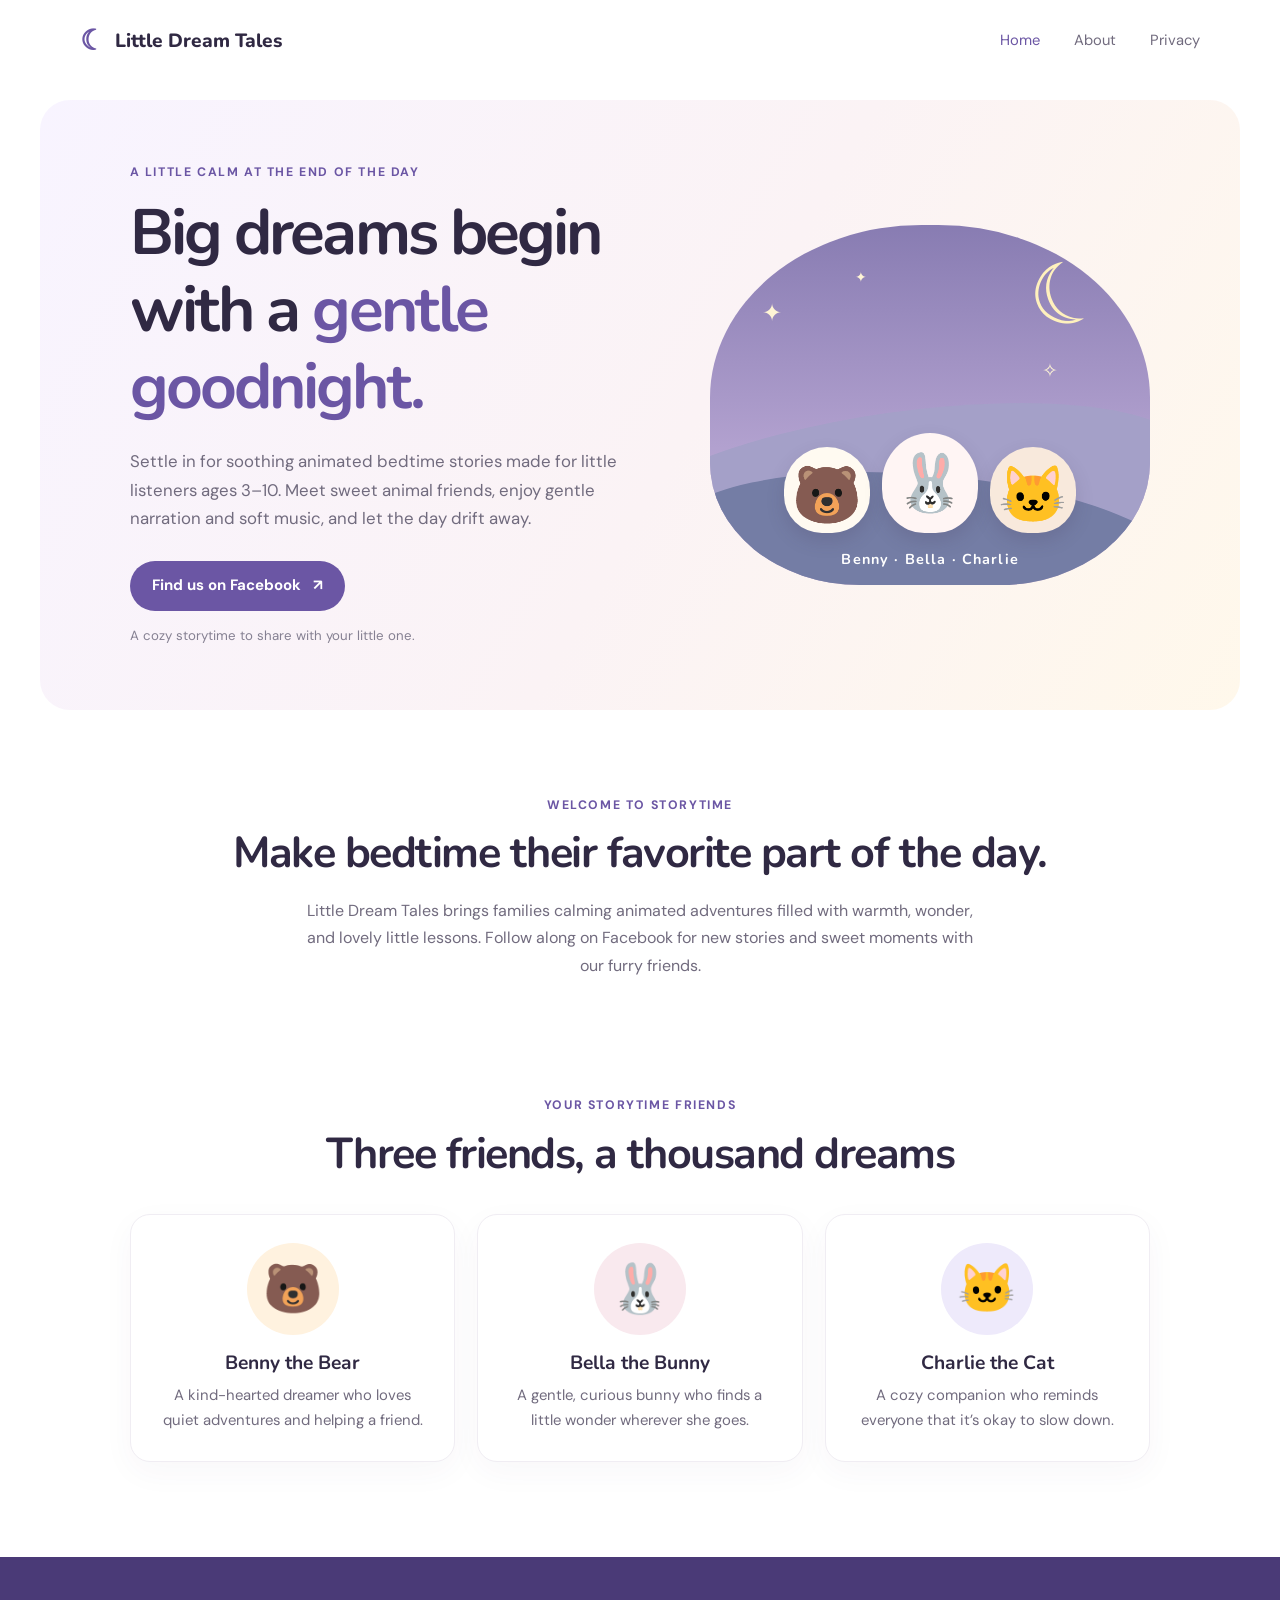
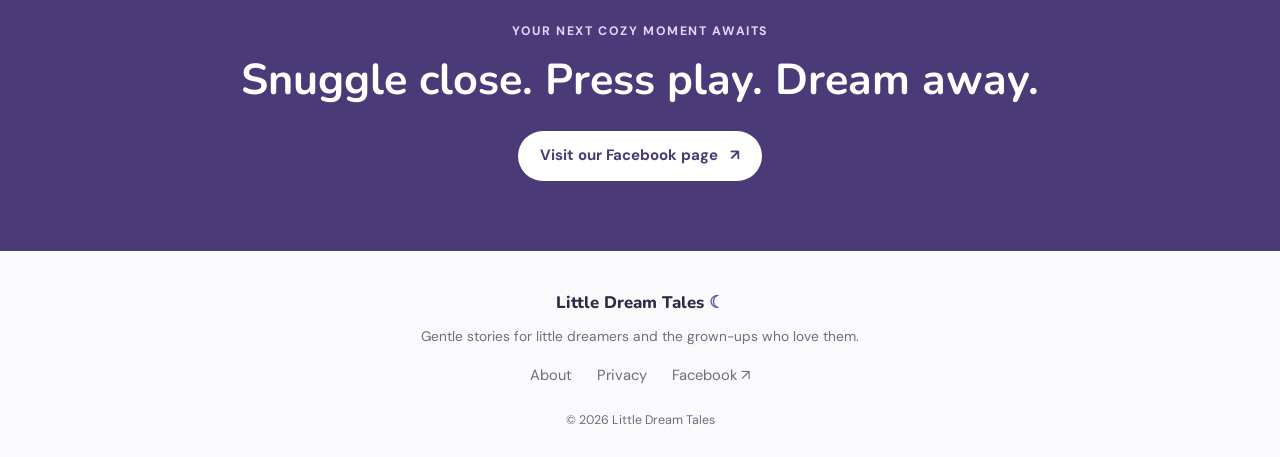
<file: index.html>
<!doctype html>
<html lang="en">
  <head>
    <meta charset="utf-8">
    <meta name="viewport" content="width=device-width, initial-scale=1">
    <meta name="theme-color" content="#f8f4ff">
    <meta name="description" content="Gentle bedtime stories for children ages 3–10, with calming animated tales, friendly animal characters, soft music, and gentle narration.">
    <title>Little Dream Tales — Gentle Bedtime Stories</title>
    <link rel="stylesheet" href="styles.css">
  </head>
  <body>
    <header class="site-header">
      <a class="brand" href="index.html" aria-label="Little Dream Tales home">
        <span class="brand-mark" aria-hidden="true">☾</span>
        <span>Little Dream Tales</span>
      </a>
      <nav class="site-nav" aria-label="Main navigation">
        <a href="index.html" aria-current="page">Home</a>
        <a href="about.html">About</a>
        <a href="privacy.html">Privacy</a>
      </nav>
    </header>

    <main>
      <section class="hero">
        <div class="hero-content">
          <p class="eyebrow">A little calm at the end of the day</p>
          <h1>Big dreams begin with a <span>gentle goodnight.</span></h1>
          <p class="hero-copy">Settle in for soothing animated bedtime stories made for little listeners ages 3–10. Meet sweet animal friends, enjoy gentle narration and soft music, and let the day drift away.</p>
          <a class="button" href="https://www.facebook.com/littledreamtales27" target="_blank" rel="noopener noreferrer">Find us on Facebook <span aria-hidden="true">↗</span></a>
          <p class="small-note">A cozy storytime to share with your little one.</p>
        </div>
        <div class="dream-scene" role="img" aria-label="A sleepy bear, bunny, and cat beneath a crescent moon">
          <span class="moon" aria-hidden="true">☾</span>
          <span class="star star-one" aria-hidden="true">✦</span>
          <span class="star star-two" aria-hidden="true">✧</span>
          <span class="star star-three" aria-hidden="true">✦</span>
          <div class="hill hill-back"></div>
          <div class="hill hill-front"></div>
          <div class="friends" aria-hidden="true">
            <span class="friend bear">🐻</span>
            <span class="friend bunny">🐰</span>
            <span class="friend cat">🐱</span>
          </div>
          <p class="scene-caption">Benny · Bella · Charlie</p>
        </div>
      </section>

      <section class="welcome section-wrap">
        <p class="eyebrow">Welcome to storytime</p>
        <h2>Make bedtime their favorite part of the day.</h2>
        <p>Little Dream Tales brings families calming animated adventures filled with warmth, wonder, and lovely little lessons. Follow along on Facebook for new stories and sweet moments with our furry friends.</p>
      </section>

      <section class="characters section-wrap" aria-labelledby="characters-title">
        <div class="section-heading">
          <p class="eyebrow">Your storytime friends</p>
          <h2 id="characters-title">Three friends, a thousand dreams</h2>
        </div>
        <div class="character-grid">
          <article class="character-card">
            <div class="character-icon bear-bg" aria-hidden="true">🐻</div>
            <h3>Benny the Bear</h3>
            <p>A kind-hearted dreamer who loves quiet adventures and helping a friend.</p>
          </article>
          <article class="character-card">
            <div class="character-icon bunny-bg" aria-hidden="true">🐰</div>
            <h3>Bella the Bunny</h3>
            <p>A gentle, curious bunny who finds a little wonder wherever she goes.</p>
          </article>
          <article class="character-card">
            <div class="character-icon cat-bg" aria-hidden="true">🐱</div>
            <h3>Charlie the Cat</h3>
            <p>A cozy companion who reminds everyone that it’s okay to slow down.</p>
          </article>
        </div>
      </section>

      <section class="closing">
        <p class="eyebrow">Your next cozy moment awaits</p>
        <h2>Snuggle close. Press play. Dream away.</h2>
        <a class="button button-light" href="https://www.facebook.com/littledreamtales27" target="_blank" rel="noopener noreferrer">Visit our Facebook page <span aria-hidden="true">↗</span></a>
      </section>
    </main>

    <footer class="site-footer">
      <a class="footer-brand" href="index.html">Little Dream Tales <span aria-hidden="true">☾</span></a>
      <p>Gentle stories for little dreamers and the grown-ups who love them.</p>
      <nav aria-label="Footer navigation">
        <a href="about.html">About</a>
        <a href="privacy.html">Privacy</a>
        <a href="https://www.facebook.com/littledreamtales27" target="_blank" rel="noopener noreferrer">Facebook ↗</a>
      </nav>
      <p class="copyright">© 2026 Little Dream Tales</p>
    </footer>
  </body>
</html>
</file>
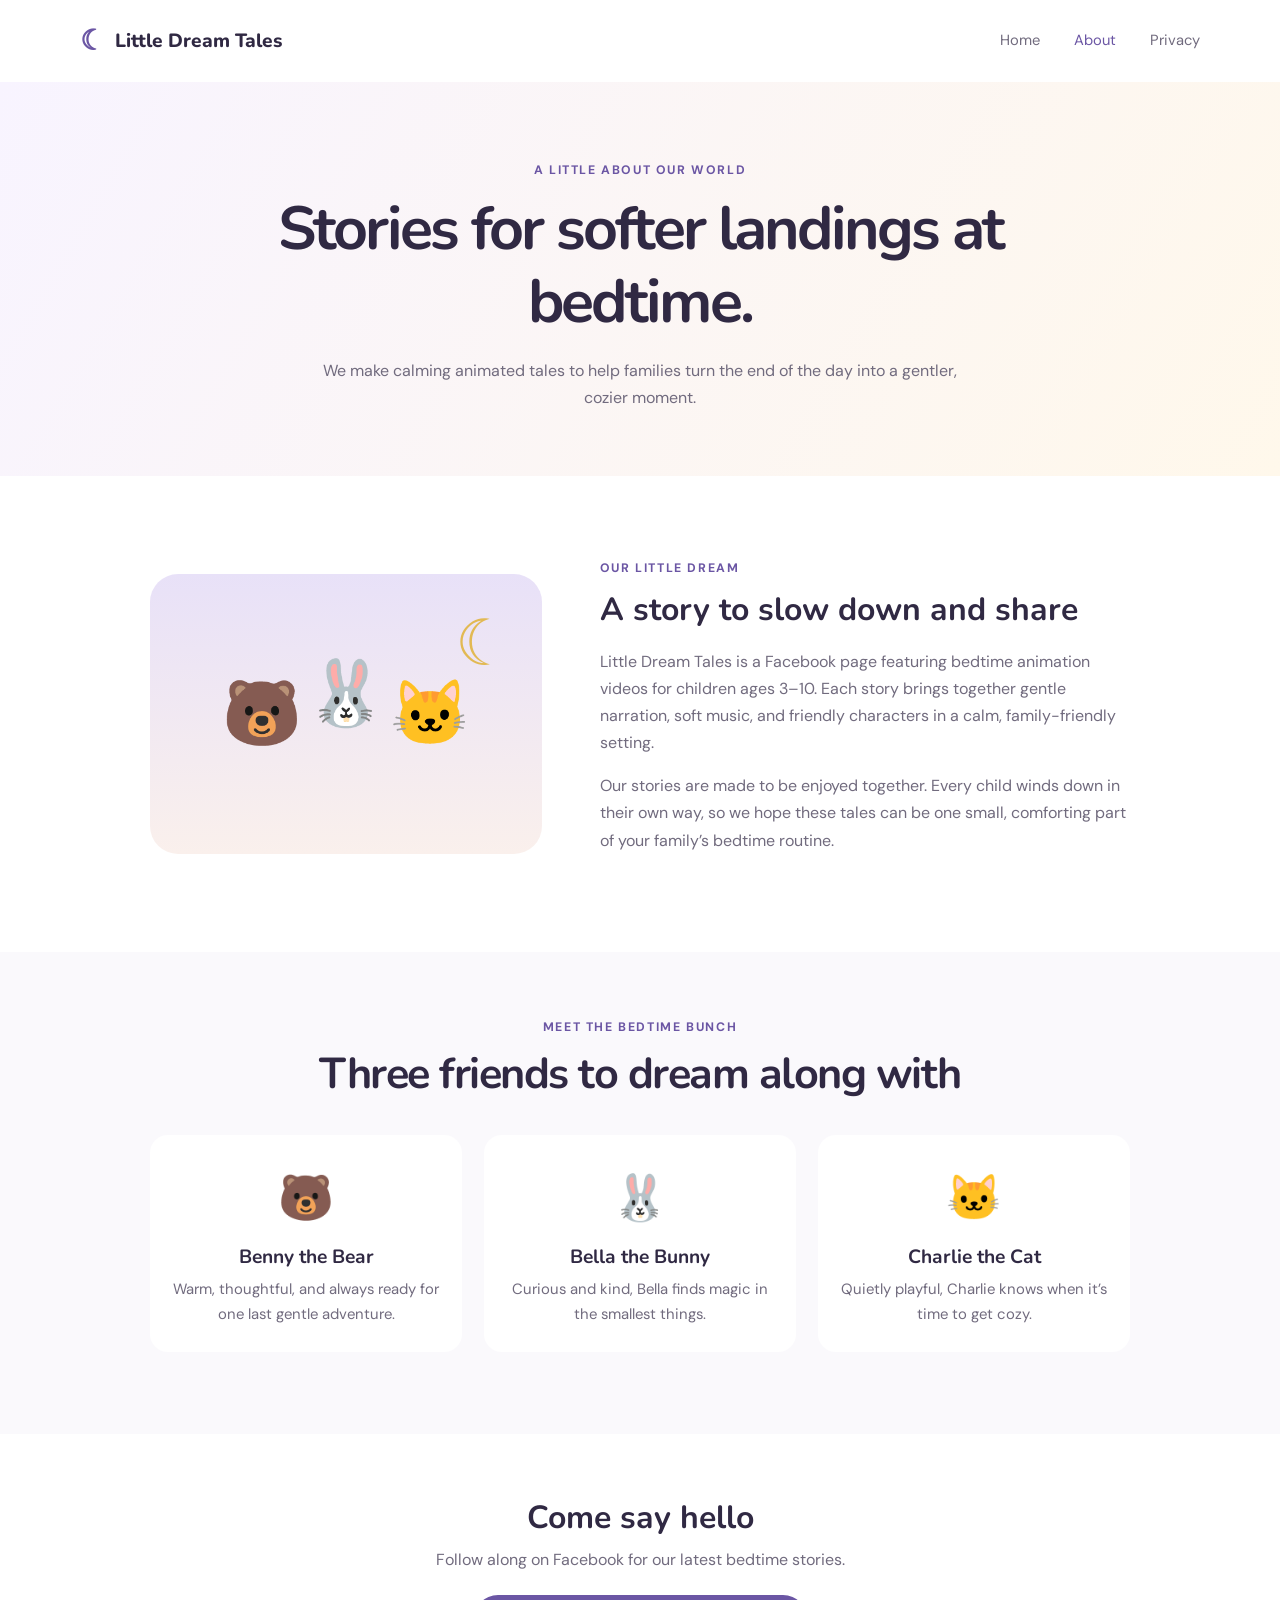
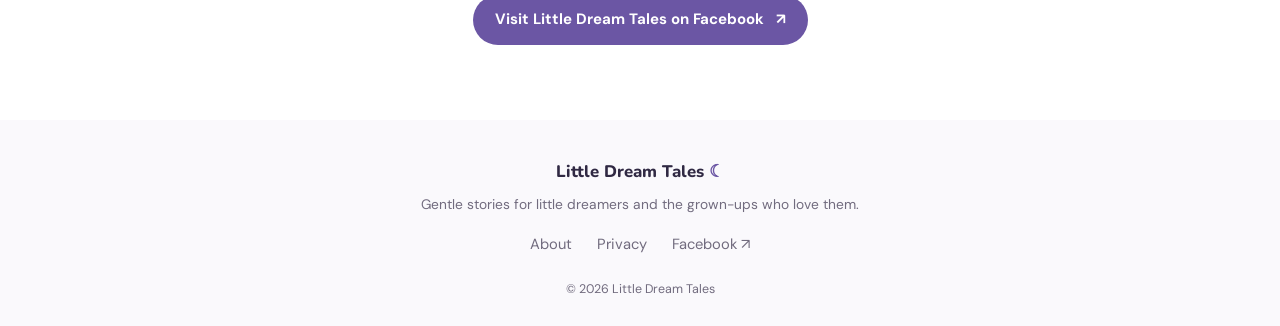
<file: about.html>
<!doctype html>
<html lang="en">
  <head>
    <meta charset="utf-8">
    <meta name="viewport" content="width=device-width, initial-scale=1">
    <meta name="theme-color" content="#f8f4ff">
    <meta name="description" content="Learn about Little Dream Tales and our gentle animated bedtime stories for children ages 3–10.">
    <title>About — Little Dream Tales</title>
    <link rel="stylesheet" href="styles.css">
  </head>
  <body>
    <header class="site-header">
      <a class="brand" href="index.html" aria-label="Little Dream Tales home">
        <span class="brand-mark" aria-hidden="true">☾</span>
        <span>Little Dream Tales</span>
      </a>
      <nav class="site-nav" aria-label="Main navigation">
        <a href="index.html">Home</a>
        <a href="about.html" aria-current="page">About</a>
        <a href="privacy.html">Privacy</a>
      </nav>
    </header>

    <main class="inner-page">
      <section class="page-intro">
        <p class="eyebrow">A little about our world</p>
        <h1>Stories for softer landings at bedtime.</h1>
        <p>We make calming animated tales to help families turn the end of the day into a gentler, cozier moment.</p>
      </section>

      <section class="story-section">
        <div class="story-illustration" aria-hidden="true">
          <span>🐻</span><span>🐰</span><span>🐱</span>
          <i>☾</i>
        </div>
        <div>
          <p class="eyebrow">Our little dream</p>
          <h2>A story to slow down and share</h2>
          <p>Little Dream Tales is a Facebook page featuring bedtime animation videos for children ages 3–10. Each story brings together gentle narration, soft music, and friendly characters in a calm, family-friendly setting.</p>
          <p>Our stories are made to be enjoyed together. Every child winds down in their own way, so we hope these tales can be one small, comforting part of your family’s bedtime routine.</p>
        </div>
      </section>

      <section class="values">
        <p class="eyebrow">Meet the bedtime bunch</p>
        <h2>Three friends to dream along with</h2>
        <div class="value-grid">
          <article><span aria-hidden="true">🐻</span><h3>Benny the Bear</h3><p>Warm, thoughtful, and always ready for one last gentle adventure.</p></article>
          <article><span aria-hidden="true">🐰</span><h3>Bella the Bunny</h3><p>Curious and kind, Bella finds magic in the smallest things.</p></article>
          <article><span aria-hidden="true">🐱</span><h3>Charlie the Cat</h3><p>Quietly playful, Charlie knows when it’s time to get cozy.</p></article>
        </div>
      </section>

      <section class="about-follow">
        <h2>Come say hello</h2>
        <p>Follow along on Facebook for our latest bedtime stories.</p>
        <a class="button" href="https://www.facebook.com/littledreamtales27" target="_blank" rel="noopener noreferrer">Visit Little Dream Tales on Facebook <span aria-hidden="true">↗</span></a>
      </section>
    </main>

    <footer class="site-footer">
      <a class="footer-brand" href="index.html">Little Dream Tales <span aria-hidden="true">☾</span></a>
      <p>Gentle stories for little dreamers and the grown-ups who love them.</p>
      <nav aria-label="Footer navigation">
        <a href="about.html">About</a>
        <a href="privacy.html">Privacy</a>
        <a href="https://www.facebook.com/littledreamtales27" target="_blank" rel="noopener noreferrer">Facebook ↗</a>
      </nav>
      <p class="copyright">© 2026 Little Dream Tales</p>
    </footer>
  </body>
</html>
</file>
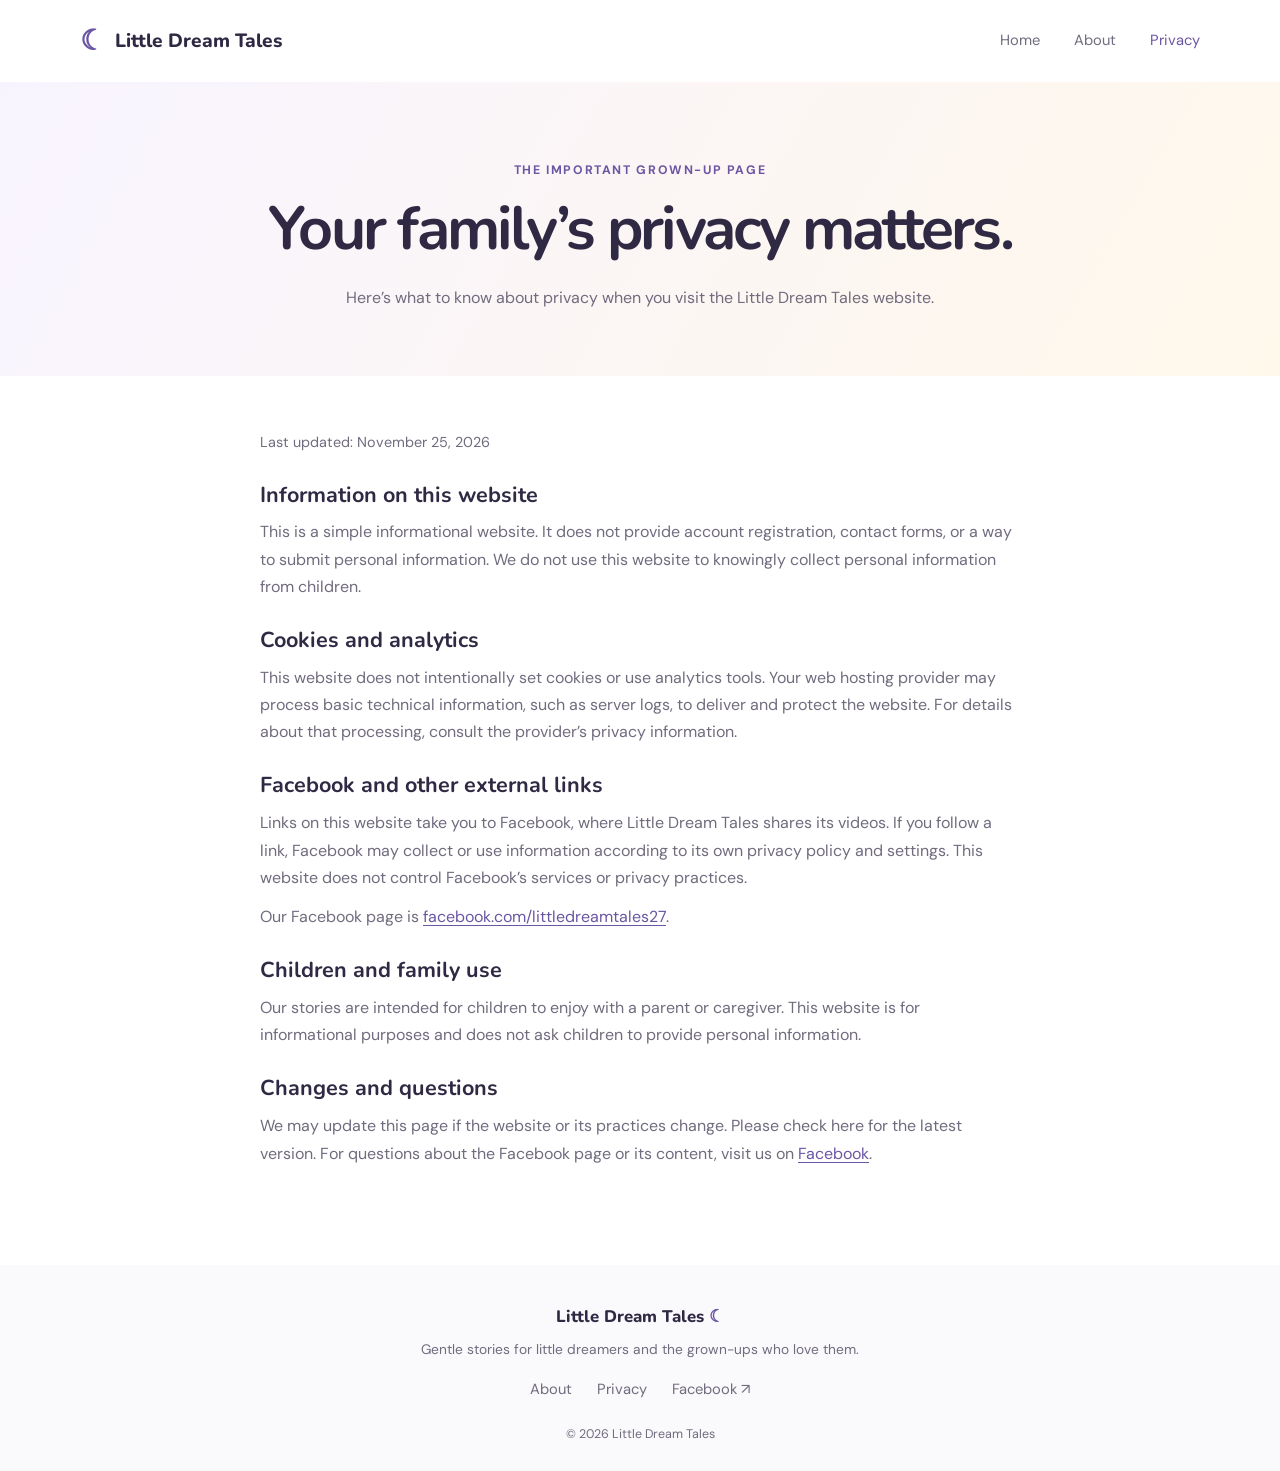
<file: privacy.html>
<!doctype html>
<html lang="en">
  <head>
    <meta charset="utf-8">
    <meta name="viewport" content="width=device-width, initial-scale=1">
    <meta name="theme-color" content="#f8f4ff">
    <meta name="description" content="Read the Little Dream Tales website privacy information.">
    <title>Privacy — Little Dream Tales</title>
    <link rel="stylesheet" href="styles.css">
  </head>
  <body>
    <header class="site-header">
      <a class="brand" href="index.html" aria-label="Little Dream Tales home">
        <span class="brand-mark" aria-hidden="true">☾</span>
        <span>Little Dream Tales</span>
      </a>
      <nav class="site-nav" aria-label="Main navigation">
        <a href="index.html">Home</a>
        <a href="about.html">About</a>
        <a href="privacy.html" aria-current="page">Privacy</a>
      </nav>
    </header>

    <main class="inner-page">
      <section class="page-intro">
        <p class="eyebrow">The important grown-up page</p>
        <h1>Your family’s privacy matters.</h1>
        <p>Here’s what to know about privacy when you visit the Little Dream Tales website.</p>
      </section>

      <article class="policy">
        <p class="policy-date">Last updated: November 25, 2026</p>
        <section>
          <h2>Information on this website</h2>
          <p>This is a simple informational website. It does not provide account registration, contact forms, or a way to submit personal information. We do not use this website to knowingly collect personal information from children.</p>
        </section>
        <section>
          <h2>Cookies and analytics</h2>
          <p>This website does not intentionally set cookies or use analytics tools. Your web hosting provider may process basic technical information, such as server logs, to deliver and protect the website. For details about that processing, consult the provider’s privacy information.</p>
        </section>
        <section>
          <h2>Facebook and other external links</h2>
          <p>Links on this website take you to Facebook, where Little Dream Tales shares its videos. If you follow a link, Facebook may collect or use information according to its own privacy policy and settings. This website does not control Facebook’s services or privacy practices.</p>
          <p>Our Facebook page is <a href="https://www.facebook.com/littledreamtales27" target="_blank" rel="noopener noreferrer">facebook.com/littledreamtales27</a>.</p>
        </section>
        <section>
          <h2>Children and family use</h2>
          <p>Our stories are intended for children to enjoy with a parent or caregiver. This website is for informational purposes and does not ask children to provide personal information.</p>
        </section>
        <section>
          <h2>Changes and questions</h2>
          <p>We may update this page if the website or its practices change. Please check here for the latest version. For questions about the Facebook page or its content, visit us on <a href="https://www.facebook.com/littledreamtales27" target="_blank" rel="noopener noreferrer">Facebook</a>.</p>
        </section>
      </article>
    </main>

    <footer class="site-footer">
      <a class="footer-brand" href="index.html">Little Dream Tales <span aria-hidden="true">☾</span></a>
      <p>Gentle stories for little dreamers and the grown-ups who love them.</p>
      <nav aria-label="Footer navigation">
        <a href="about.html">About</a>
        <a href="privacy.html">Privacy</a>
        <a href="https://www.facebook.com/littledreamtales27" target="_blank" rel="noopener noreferrer">Facebook ↗</a>
      </nav>
      <p class="copyright">© 2026 Little Dream Tales</p>
    </footer>
  </body>
</html>
</file>
<file: styles.css>
@import url("https://fonts.googleapis.com/css2?family=DM+Sans:wght@400;500;600;700&family=Nunito:wght@500;600;700;800&display=swap");

:root {
  color-scheme: light;
  --ink: #302943;
  --muted: #716b7e;
  --purple: #6b56a4;
  --purple-dark: #4a3a77;
  --lavender: #f2edfc;
  --cream: #fffaf1;
  --pink: #f9e9eb;
  --white: #fff;
  --heading: "Nunito", "Trebuchet MS", sans-serif;
  --body: "DM Sans", "Segoe UI", sans-serif;
}

* { box-sizing: border-box; }

html { scroll-behavior: smooth; }

body {
  margin: 0;
  color: var(--ink);
  background: #fff;
  font-family: var(--body);
  font-size: 16px;
  line-height: 1.7;
  -webkit-font-smoothing: antialiased;
}

a { color: var(--purple); }
a:focus-visible { outline: 3px solid #d59ab0; outline-offset: 4px; }

.site-header {
  width: min(1120px, calc(100% - 48px));
  min-height: 82px;
  margin: 0 auto;
  display: flex;
  justify-content: space-between;
  align-items: center;
  gap: 24px;
}

.brand, .footer-brand {
  color: var(--ink);
  font-family: var(--heading);
  font-size: 1.2rem;
  font-weight: 800;
  text-decoration: none;
}

.brand { display: inline-flex; align-items: center; gap: 10px; }
.brand-mark { color: var(--purple); font-size: 1.75rem; line-height: 1; }
.site-nav { display: flex; align-items: center; gap: 34px; }
.site-nav a, .site-footer nav a { color: var(--muted); font-size: .92rem; text-decoration: none; }
.site-nav a:hover, .site-nav a[aria-current="page"], .site-footer nav a:hover { color: var(--purple); }

.hero {
  width: min(1200px, calc(100% - 48px));
  min-height: 540px;
  margin: 18px auto 0;
  padding: 62px 7%;
  display: grid;
  grid-template-columns: 1.1fr .9fr;
  align-items: center;
  gap: 42px;
  overflow: hidden;
  border-radius: 30px;
  background: linear-gradient(120deg, #f8f4ff 0%, #fbf3f5 54%, #fff8eb 100%);
}

.hero-content { max-width: 550px; }
.eyebrow { margin: 0 0 12px; color: var(--purple); font-size: .77rem; font-weight: 700; letter-spacing: .13em; text-transform: uppercase; }
h1, h2, h3 { font-family: var(--heading); line-height: 1.2; }
.hero h1, .page-intro h1 { margin: 0; font-size: clamp(2.6rem, 5vw, 4.25rem); letter-spacing: -.045em; }
.hero h1 span { color: var(--purple); }
.hero-copy { max-width: 490px; margin: 22px 0 28px; color: var(--muted); font-size: 1.05rem; }
.button {
  display: inline-flex;
  min-height: 50px;
  padding: 12px 22px;
  justify-content: center;
  align-items: center;
  gap: 12px;
  border-radius: 999px;
  background: var(--purple);
  color: var(--white);
  font-size: .94rem;
  font-weight: 700;
  text-decoration: none;
  transition: background .2s ease, transform .2s ease;
}
.button:hover { background: var(--purple-dark); transform: translateY(-2px); }
.small-note { margin: 14px 0 0; color: #858092; font-size: .83rem; }

.dream-scene {
  position: relative;
  height: 360px;
  overflow: hidden;
  border-radius: 48% 48% 34% 34%;
  background: linear-gradient(180deg, #887cb2 0%, #b2a1cf 62%, #d6bad2 100%);
}
.moon { position: absolute; top: 28px; right: 45px; color: #fff1bd; font-size: 5.3rem; line-height: 1; transform: rotate(-20deg); }
.star { position: absolute; color: #fff5d5; }
.star-one { top: 68px; left: 52px; font-size: 1.5rem; }
.star-two { top: 130px; right: 92px; font-size: 1.2rem; }
.star-three { top: 40px; left: 145px; font-size: .9rem; }
.hill { position: absolute; right: -40px; bottom: -50px; left: -40px; height: 160px; border-radius: 50% 50% 0 0; }
.hill-back { bottom: 13px; left: -100px; background: #a4a0c8; transform: rotate(-8deg); }
.hill-front { background: #747da5; transform: rotate(5deg); }
.friends { position: absolute; z-index: 1; right: 0; bottom: 52px; left: 0; display: flex; justify-content: center; align-items: flex-end; gap: 12px; }
.friend { display: grid; width: 86px; height: 86px; place-items: center; border-radius: 50% 50% 44% 44%; background: #fffaf1; box-shadow: 0 8px 18px #3f34552b; font-size: 3.5rem; }
.friend.bunny { width: 96px; height: 100px; background: #fff5f4; }
.friend.cat { background: #f8e9dc; }
.scene-caption { position: absolute; z-index: 2; right: 0; bottom: 13px; left: 0; margin: 0; color: #fff; font-family: var(--heading); font-size: .9rem; font-weight: 700; text-align: center; letter-spacing: .08em; }

.section-wrap { width: min(1020px, calc(100% - 48px)); margin-right: auto; margin-left: auto; }
.welcome { padding-top: 85px; padding-bottom: 70px; text-align: center; }
.welcome h2, .section-heading h2, .values h2 { margin: 0; font-size: clamp(1.9rem, 4vw, 2.7rem); letter-spacing: -.035em; }
.welcome > p:last-child { max-width: 680px; margin: 18px auto 0; color: var(--muted); }
.characters { padding-top: 46px; padding-bottom: 95px; }
.section-heading { margin-bottom: 34px; text-align: center; }
.character-grid, .value-grid { display: grid; grid-template-columns: repeat(3, 1fr); gap: 22px; }
.character-card { padding: 28px 24px; border: 1px solid #f0edf3; border-radius: 20px; background: #fff; text-align: center; box-shadow: 0 10px 32px #40315e0a; }
.character-icon { display: grid; width: 92px; height: 92px; margin: 0 auto 17px; place-items: center; border-radius: 50%; font-size: 3rem; }
.bear-bg { background: #fff2df; }
.bunny-bg { background: #f9e9ee; }
.cat-bg { background: #eeeafb; }
.character-card h3, .value-grid h3 { margin: 0 0 8px; font-size: 1.2rem; }
.character-card p, .value-grid p { margin: 0; color: var(--muted); font-size: .93rem; }

.closing { padding: 64px 24px 70px; background: var(--purple-dark); color: #fff; text-align: center; }
.closing .eyebrow { color: #e2d6ff; }
.closing h2 { margin: 0 auto 25px; font-size: clamp(1.8rem, 4vw, 2.7rem); }
.button-light { background: #fff; color: var(--purple-dark); }
.button-light:hover { background: #f2edfc; }

.site-footer { padding: 38px 24px 26px; background: #faf9fc; text-align: center; }
.footer-brand { font-size: 1.05rem; }
.footer-brand span { color: var(--purple); }
.site-footer > p { margin: 7px 0 15px; color: var(--muted); font-size: .86rem; }
.site-footer nav { display: flex; justify-content: center; gap: 25px; }
.site-footer .copyright { margin: 22px 0 0; font-size: .78rem; }

.inner-page { min-height: 60vh; }
.page-intro { padding: 78px 24px 65px; background: linear-gradient(120deg, #f8f4ff, #fff8eb); text-align: center; }
.page-intro h1 { max-width: 800px; margin: 0 auto; font-size: clamp(2.4rem, 5vw, 3.8rem); }
.page-intro > p:last-child { max-width: 650px; margin: 18px auto 0; color: var(--muted); }
.story-section { width: min(980px, calc(100% - 48px)); margin: 0 auto; padding: 82px 0; display: grid; grid-template-columns: .85fr 1.15fr; align-items: center; gap: 58px; }
.story-section h2, .about-follow h2 { margin: 0 0 18px; font-size: 2rem; }
.story-section p:not(.eyebrow) { color: var(--muted); }
.story-illustration { position: relative; min-height: 280px; display: flex; align-items: center; justify-content: center; gap: 4px; border-radius: 28px; background: linear-gradient(180deg, #e8e1f8, #faf0ec); font-size: 4rem; }
.story-illustration span:nth-child(2) { transform: translateY(-20px); }
.story-illustration i { position: absolute; top: 16px; right: 30px; color: #e2b953; font-size: 4rem; font-style: normal; }
.values { padding: 65px 24px 82px; background: #faf9fc; text-align: center; }
.values .eyebrow { margin-bottom: 10px; }
.value-grid { width: min(980px, 100%); margin: 35px auto 0; }
.value-grid article { padding: 25px 20px; border-radius: 18px; background: #fff; }
.value-grid article > span { display: block; margin-bottom: 10px; font-size: 2.8rem; }
.about-follow { padding: 65px 24px 75px; text-align: center; }
.about-follow h2 { margin-bottom: 8px; }
.about-follow p { margin: 0 0 22px; color: var(--muted); }

.policy { width: min(760px, calc(100% - 48px)); margin: 0 auto; padding: 54px 0 86px; }
.policy-date { margin: 0 0 34px; color: var(--muted); font-size: .9rem; }
.policy section { margin-top: 28px; }
.policy h2 { margin: 0 0 10px; font-size: 1.35rem; }
.policy p { margin: 0 0 12px; color: var(--muted); }
.policy a { text-underline-offset: 3px; }

@media (max-width: 760px) {
  .site-header { width: min(100% - 36px, 600px); min-height: 72px; }
  .brand { font-size: 1.04rem; }
  .site-nav { gap: 17px; }
  .site-nav a { font-size: .85rem; }
  .hero { width: calc(100% - 28px); min-height: 0; padding: 48px 27px 28px; grid-template-columns: 1fr; gap: 34px; border-radius: 23px; }
  .hero h1 { font-size: clamp(2.55rem, 11vw, 3.6rem); }
  .dream-scene { width: min(100%, 410px); height: 310px; margin: 0 auto; }
  .welcome { padding-top: 65px; padding-bottom: 45px; }
  .characters { padding-top: 32px; padding-bottom: 65px; }
  .character-grid, .value-grid { grid-template-columns: 1fr; gap: 14px; }
  .character-card { padding: 22px; }
  .character-icon { width: 76px; height: 76px; font-size: 2.5rem; }
  .story-section { padding: 50px 0; grid-template-columns: 1fr; gap: 30px; }
  .story-illustration { min-height: 220px; font-size: 3.6rem; }
  .page-intro { padding: 58px 22px 48px; }
  .values { padding-top: 50px; padding-bottom: 55px; }
  .value-grid { max-width: 480px; }
}

@media (max-width: 420px) {
  .site-header { width: calc(100% - 28px); gap: 10px; }
  .brand { gap: 6px; font-size: .96rem; }
  .brand-mark { font-size: 1.45rem; }
  .site-nav { gap: 11px; }
  .site-nav a { font-size: .78rem; }
  .friends { gap: 7px; }
  .friend { width: 70px; height: 70px; font-size: 2.8rem; }
  .friend.bunny { width: 78px; height: 86px; }
}

@media (prefers-reduced-motion: reduce) {
  html { scroll-behavior: auto; }
  *, *::before, *::after { transition-duration: .01ms !important; }
}
</file>
